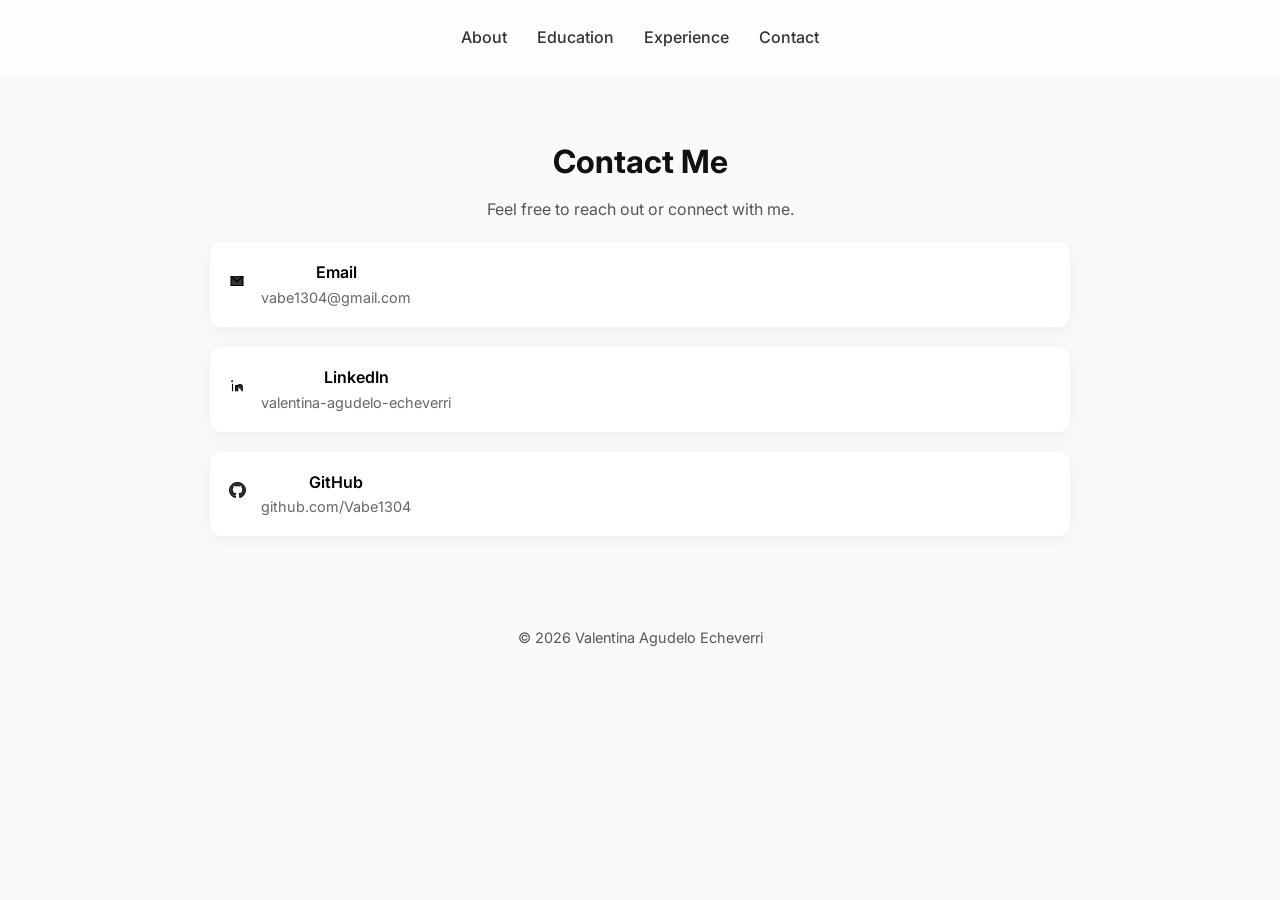
<file: pages/contact.html>
<!DOCTYPE html>
<html lang="en">
<head>
  <meta charset="UTF-8">
  <meta name="viewport" content="width=device-width, initial-scale=1.0">
  <title>Contact | Valentina Agudelo</title>

  <link rel="stylesheet" href="../style.css">
  <link href="https://fonts.googleapis.com/css2?family=Inter:wght@300;400;500;600;700&display=swap" rel="stylesheet">
</head>

<body>

<nav>
  <ul class="nav-links">
    <li><a href="../index.html">About</a></li>
    <li><a href="education.html">Education</a></li>
    <li><a href="experience.html">Experience</a></li>
    <li><a href="contact.html" class="active">Contact</a></li>
  </ul>
</nav>

<section class="contact-section">

  <div class="section-intro reveal">
    <h1>Contact Me</h1>
    <p>Feel free to reach out or connect with me.</p>
  </div>

  <div class="contact-methods">

    <!-- EMAIL -->
    <a href="mailto:vabe1304@gmail.com" class="contact-method reveal reveal-delay-1">
      <div class="method-icon">

        <!-- Mail SVG -->
        <svg viewBox="0 0 24 24" fill="none">
          <path d="M4 6H20V18H4V6Z" stroke="currentColor" stroke-width="1.5"/>
          <path d="M4 6L12 13L20 6" stroke="currentColor" stroke-width="1.5"/>
        </svg>

      </div>
      <div>
        <div class="method-label">Email</div>
        <div class="method-value">vabe1304@gmail.com</div>
      </div>
    </a>

    <!-- LINKEDIN -->
    <a href="https://www.linkedin.com/in/-valentina--agudelo--echeverri" target="_blank" class="contact-method reveal reveal-delay-2">
      <div class="method-icon">

        <!-- LinkedIn SVG -->
        <svg viewBox="0 0 24 24" fill="none">
          <path d="M6 9V19" stroke="currentColor" stroke-width="1.5"/>
          <path d="M6 5.5C6 5.77614 5.77614 6 5.5 6C5.22386 6 5 5.77614 5 5.5C5 5.22386 5.22386 5 5.5 5C5.77614 5 6 5.22386 6 5.5Z" stroke="currentColor" stroke-width="1.5"/>
          <path d="M10 19V12.5C10 11.6716 10.6716 11 11.5 11C12.3284 11 13 11.6716 13 12.5V19" stroke="currentColor" stroke-width="1.5"/>
          <path d="M13 13C13 11.3431 14.3431 10 16 10C17.6569 10 19 11.3431 19 13V19" stroke="currentColor" stroke-width="1.5"/>
        </svg>

      </div>
      <div>
        <div class="method-label">LinkedIn</div>
        <div class="method-value">valentina-agudelo-echeverri</div>
      </div>
    </a>

    <!-- GITHUB -->
    <a href="https://github.com/Vabe1304" target="_blank" class="contact-method reveal reveal-delay-3">
      <div class="method-icon">

        <!-- GitHub SVG -->
        <svg viewBox="0 0 24 24" fill="none">
          <path d="M12 2C6.48 2 2 6.58 2 12.25C2 16.85 5.05 20.74 9.27 22.1C9.77 22.2 9.96 21.9 9.96 21.65C9.96 21.42 9.95 20.75 9.95 19.9C7 20.45 6.3 18.5 6.3 18.5C5.82 17.3 5.14 16.98 5.14 16.98C4.18 16.3 5.22 16.32 5.22 16.32C6.29 16.4 6.85 17.47 6.85 17.47C7.78 19.1 9.29 18.6 9.92 18.3C10.01 17.6 10.28 17.12 10.58 16.85C8.23 16.6 5.76 15.65 5.76 11.48C5.76 10.3 6.17 9.33 6.85 8.58C6.74 8.3 6.38 7.14 6.95 5.6C6.95 5.6 7.86 5.3 9.95 6.7C10.81 6.45 11.73 6.33 12.65 6.33C13.57 6.33 14.49 6.45 15.35 6.7C17.44 5.3 18.35 5.6 18.35 5.6C18.92 7.14 18.56 8.3 18.45 8.58C19.13 9.33 19.54 10.3 19.54 11.48C19.54 15.66 17.06 16.59 14.7 16.84C15.08 17.18 15.42 17.85 15.42 18.87C15.42 20.32 15.41 21.32 15.41 21.65C15.41 21.9 15.6 22.2 16.1 22.1C20.32 20.74 23.37 16.85 23.37 12.25C23.37 6.58 18.89 2 13.37 2H12Z" stroke="currentColor" stroke-width="1.2"/>
        </svg>

      </div>
      <div>
        <div class="method-label">GitHub</div>
        <div class="method-value">github.com/Vabe1304</div>
      </div>
    </a>

  </div>

</section>

<footer>
  <p>© 2026 Valentina Agudelo Echeverri</p>
</footer>

<script src="../script.js"></script>

</body>
</html>
</file>
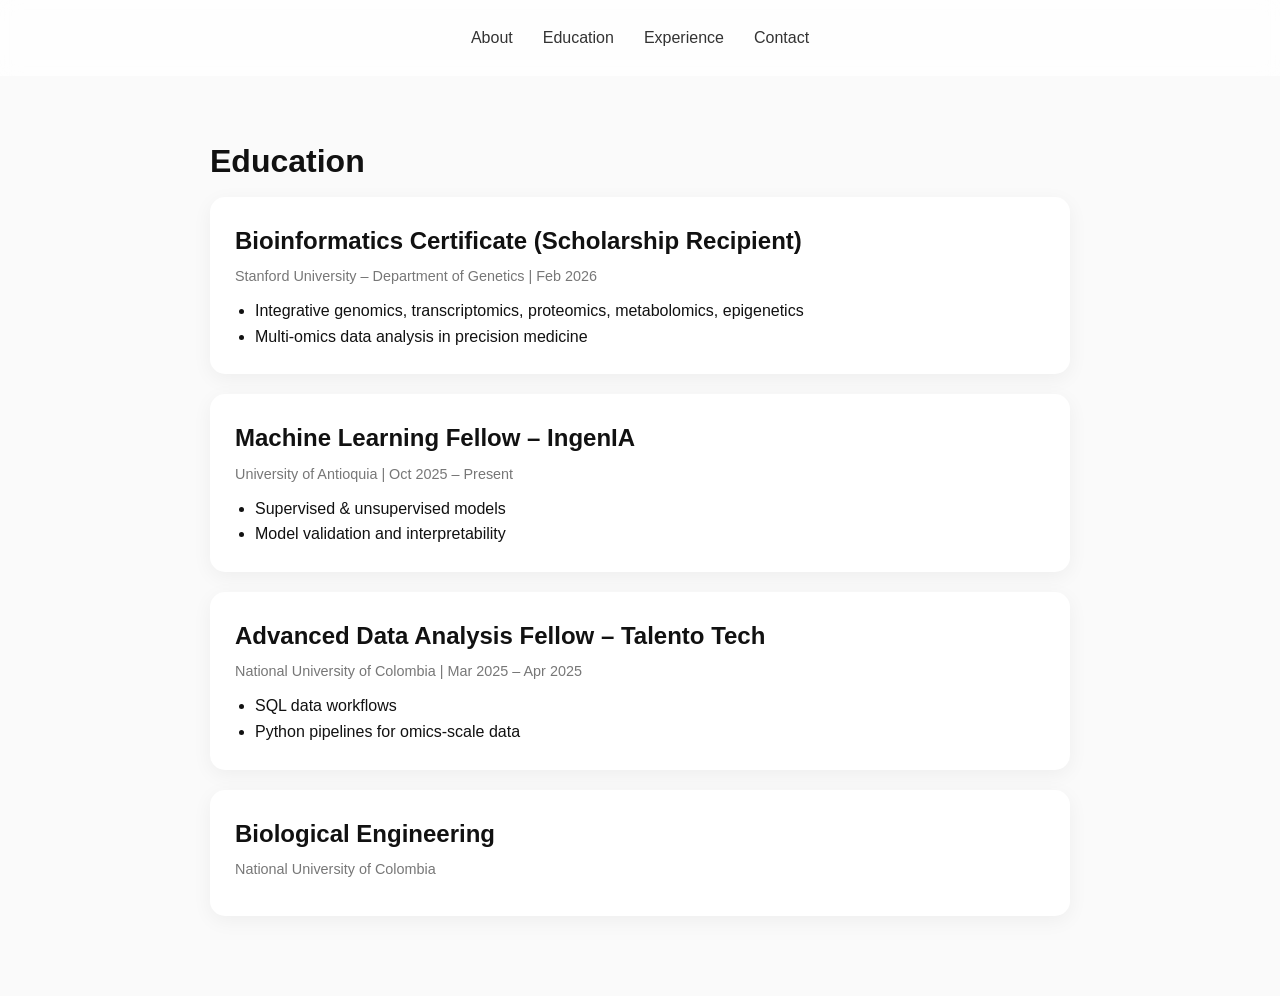
<file: pages/education.html>
<!DOCTYPE html>
<html lang="en">
<head>
  <meta charset="UTF-8">
  <title>Education</title>
  <link rel="stylesheet" href="../style.css">
</head>

<body>

<nav>
  <ul class="nav-links">
    <li><a href="../index.html">About</a></li>
    <li><a href="education.html">Education</a></li>
    <li><a href="experience.html">Experience</a></li>
    <li><a href="contact.html">Contact</a></li>
  </ul>
</nav>

<section>

<h1>Education</h1>

<div class="card">
  <h2>Bioinformatics Certificate (Scholarship Recipient)</h2>
  <p>Stanford University – Department of Genetics | Feb 2026</p>
  <ul>
    <li>Integrative genomics, transcriptomics, proteomics, metabolomics, epigenetics</li>
    <li>Multi-omics data analysis in precision medicine</li>
  </ul>
</div>

<div class="card">
  <h2>Machine Learning Fellow – IngenIA</h2>
  <p>University of Antioquia | Oct 2025 – Present</p>
  <ul>
    <li>Supervised & unsupervised models</li>
    <li>Model validation and interpretability</li>
  </ul>
</div>

<div class="card">
  <h2>Advanced Data Analysis Fellow – Talento Tech</h2>
  <p>National University of Colombia | Mar 2025 – Apr 2025</p>
  <ul>
    <li>SQL data workflows</li>
    <li>Python pipelines for omics-scale data</li>
  </ul>
</div>

<div class="card">
  <h2>Biological Engineering</h2>
  <p>National University of Colombia</p>
</div>

</section>

</body>
</html>
</file>
<file: style.css>
/* RESET */
* {
  margin: 0;
  padding: 0;
  box-sizing: border-box;
}

/* BASE */
body {
  font-family: 'Inter', sans-serif;
  background: #fafafa;
  color: #111;
  line-height: 1.6;
}

/* NAVBAR */
nav {
  display: flex;
  justify-content: center;
  padding: 25px 0;
  background: rgba(255,255,255,0.7);
  backdrop-filter: blur(10px);
  position: sticky;
  top: 0;
  z-index: 10;
}

.nav-links {
  list-style: none;
  display: flex;
  gap: 30px;
}

.nav-links a {
  text-decoration: none;
  color: #333;
  font-weight: 500;
  position: relative;
  transition: 0.3s;
}

.nav-links a:hover {
  color: black;
}

.nav-links a::after {
  content: "";
  position: absolute;
  width: 0%;
  height: 2px;
  left: 0;
  bottom: -5px;
  background: black;
  transition: 0.3s;
}

.nav-links a:hover::after {
  width: 100%;
}

.active {
  font-weight: 600;
}

/* SECTIONS */
section {
  max-width: 900px;
  margin: auto;
  padding: 60px 20px;
  animation: fadeIn 1s ease;
}

/* ABOUT */
.about {
  text-align: center;
}

.profile-img {
  width: 160px;
  border-radius: 50%;
  margin-bottom: 20px;
  box-shadow: 0 10px 30px rgba(0,0,0,0.1);
}

h1 {
  font-size: 2rem;
  margin-bottom: 10px;
}

p {
  color: #555;
  margin-bottom: 10px;
}

/* CARDS (Education / Experience) */
.card {
  background: white;
  padding: 25px;
  border-radius: 15px;
  margin-bottom: 20px;
  transition: 0.3s;
  box-shadow: 0 5px 20px rgba(0,0,0,0.05);
}

.card:hover {
  transform: translateY(-5px);
  box-shadow: 0 15px 35px rgba(0,0,0,0.1);
}

.card h2 {
  margin-bottom: 5px;
}

.card p {
  font-size: 0.9rem;
  color: #777;
}

.card ul {
  margin-top: 10px;
  padding-left: 20px;
}

/* CONTACT */
.contact-section {
  text-align: center;
}

.contact-intro {
  margin-bottom: 30px;
}

.contact-methods {
  display: flex;
  flex-direction: column;
  gap: 20px;
  margin-top: 20px;
}

.contact-method {
  display: flex;
  align-items: center;
  gap: 15px;
  padding: 18px;
  border-radius: 12px;
  background: white;
  text-decoration: none;
  color: black;
  transition: 0.3s;
  box-shadow: 0 5px 20px rgba(0,0,0,0.05);
}

.contact-method:hover {
  transform: translateY(-4px);
  box-shadow: 0 10px 25px rgba(0,0,0,0.1);
}

.method-icon svg {
  width: 22px;
  height: 22px;
  fill: #333;
}

.method-label {
  font-weight: 600;
}

.method-value {
  color: #666;
  font-size: 0.9rem;
}

/* FOOTER */
footer {
  text-align: center;
  padding: 30px;
  font-size: 0.9rem;
  color: #777;
}

/* ANIMATIONS */
@keyframes fadeIn {
  from {
    opacity: 0;
    transform: translateY(15px);
  }
  to {
    opacity: 1;
    transform: translateY(0);
  }
}

/* RESPONSIVE */
@media (max-width: 600px) {
  .nav-links {
    gap: 15px;
  }

  h1 {
    font-size: 1.5rem;
  }
}

.method-icon svg {
  width: 18px;
  height: 18px;
  stroke: currentColor;
}
</file>
